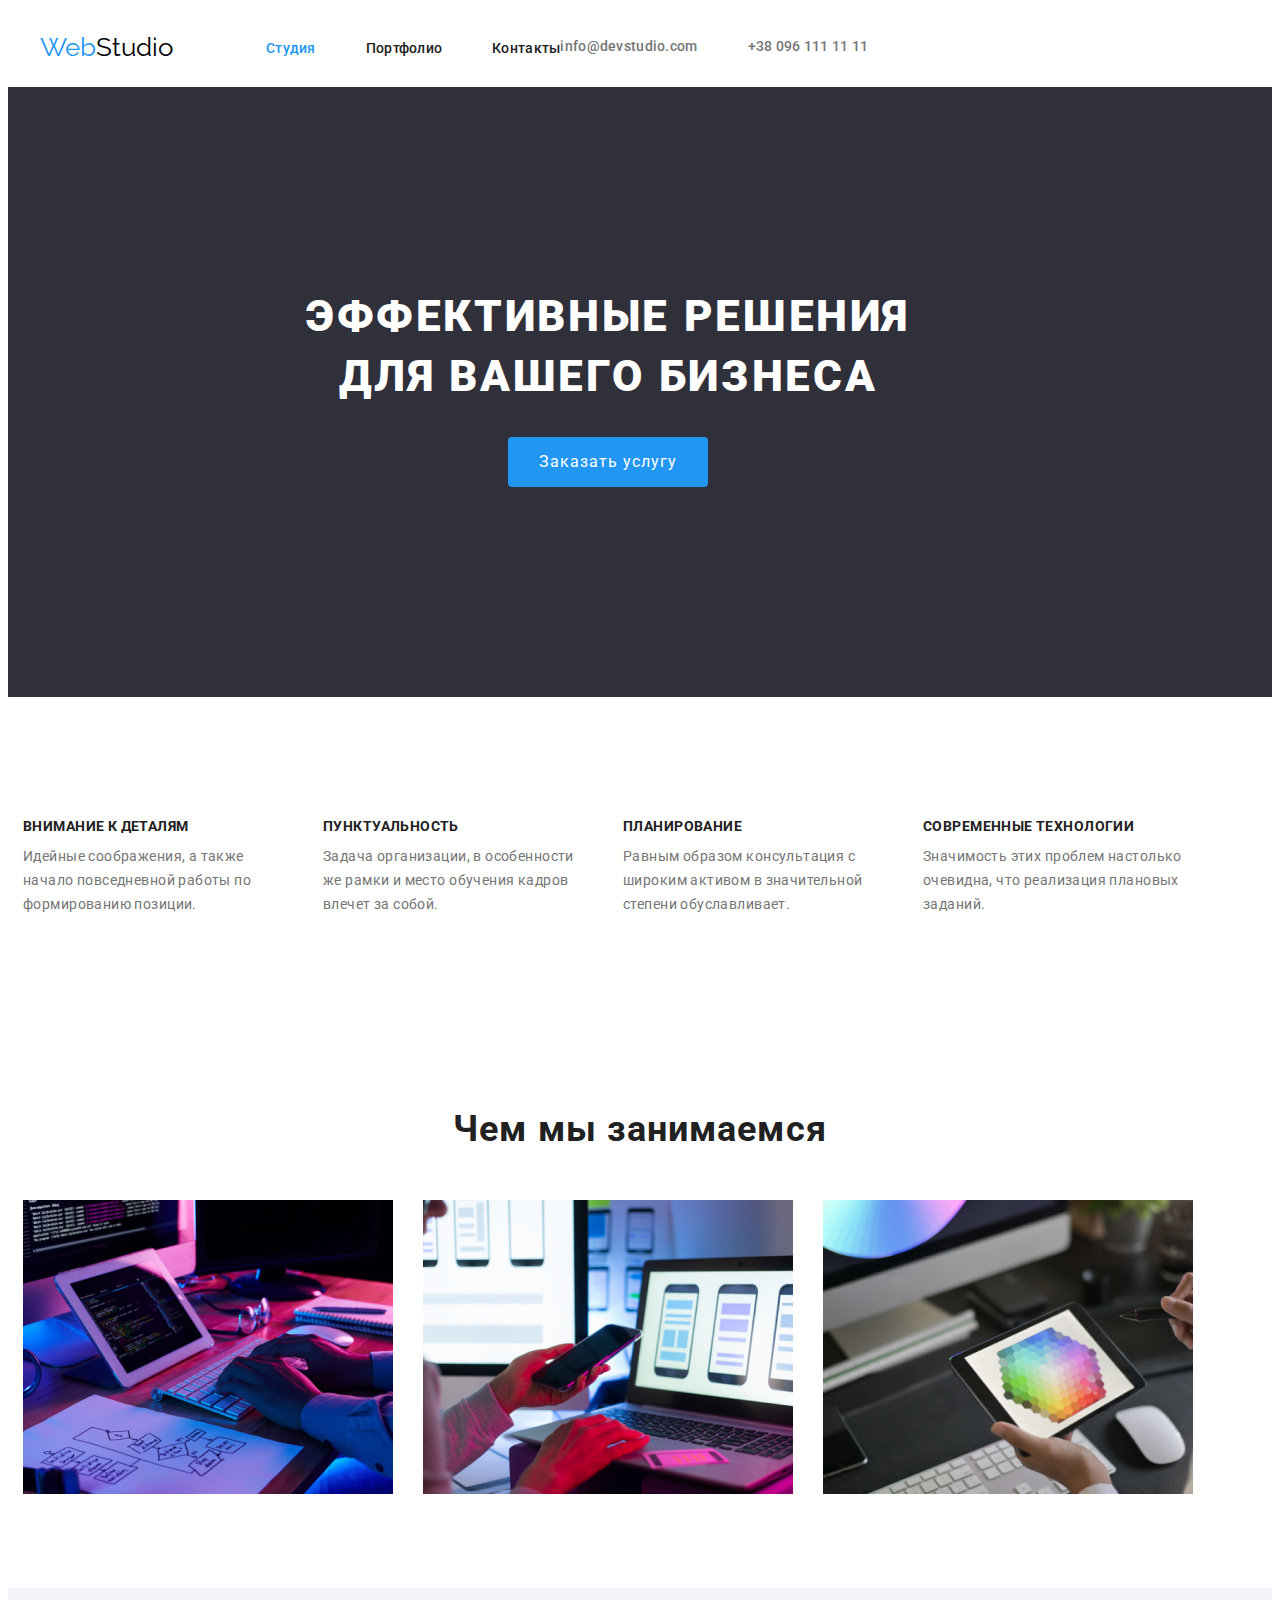
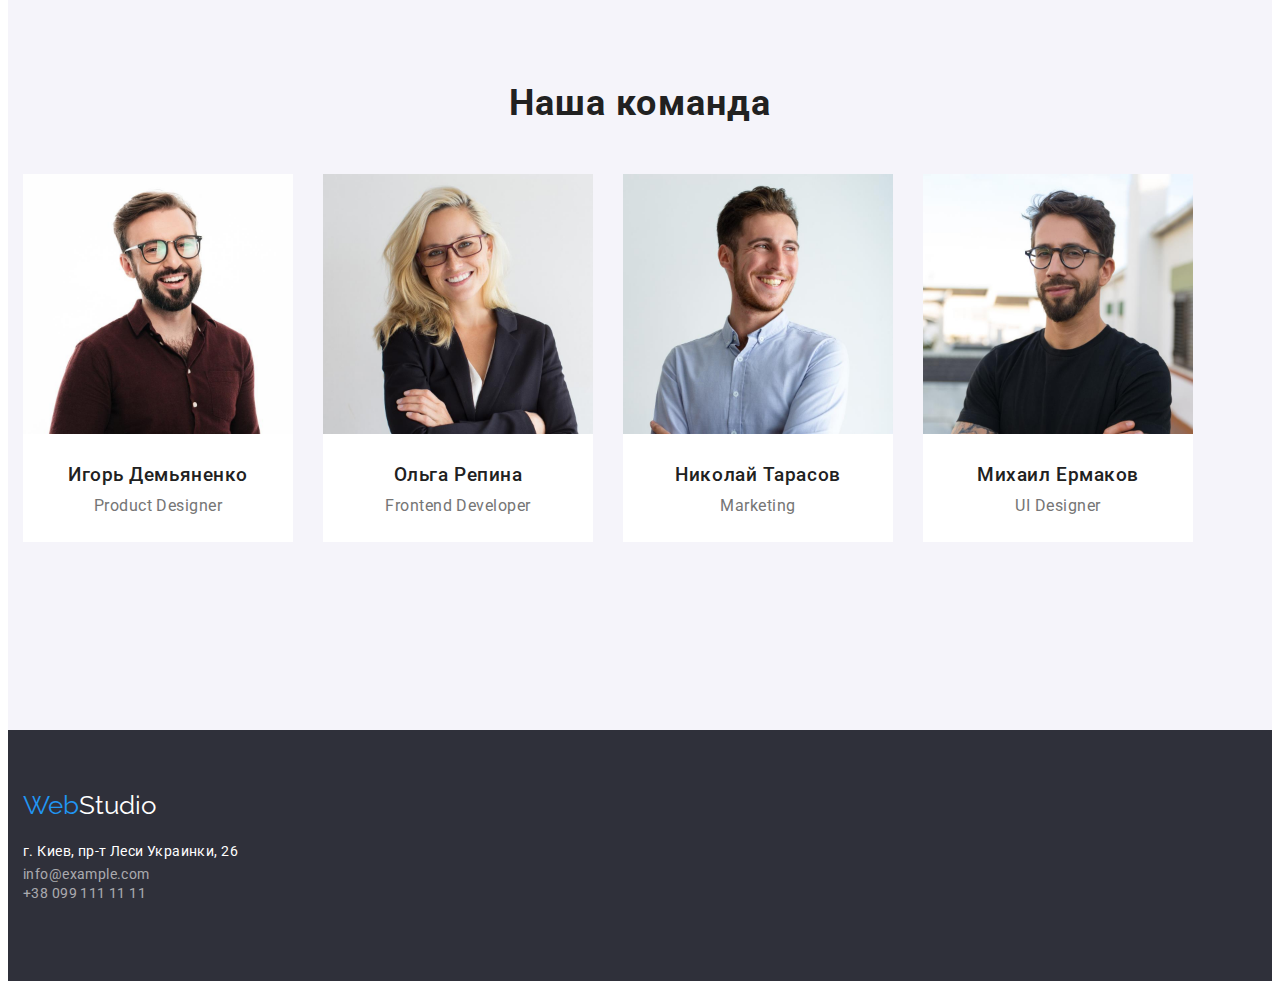
<file: index.html>
<!DOCTYPE html>
<html lang="ru">
<head>
    <meta charset="UTF-8">
    <meta http-equiv="X-UA-Compatible" content="IE=edge">
    <meta name="viewport" content="width=device-width, initial-scale=1.0">
    <title>Web Studio</title>
    <link rel="preconnect" href="https://fonts.googleapis.com">
    <link rel="preconnect" href="https://fonts.gstatic.com" crossorigin>
    <link
        href="https://fonts.googleapis.com/css2?family=Raleway:wght@700&family=Roboto+Slab:wght@400;500;600;900&family=Roboto:wght@400;500;700;900&display=swap"
        rel="stylesheet">
        <link rel="stylesheet" href="https://cdnjs.cloudflare.com/ajax/libs/modern-normalize/1.1.0/modern-normalize.min.css"
            integrity="sha512-wpPYUAdjBVSE4KJnH1VR1HeZfpl1ub8YT/NKx4PuQ5NmX2tKuGu6U/JRp5y+Y8XG2tV+wKQpNHVUX03MfMFn9Q=="
            crossorigin="anonymous" referrerpolicy="no-referrer" />
    <link rel="stylesheet" href="./css/style.css">
</head>
<body>
<header class="header">
    <div class="container header-container">
        <nav class="header-nav">
            <a class="header-logo link" href="./index.html">Web<span class="studio-dark">Studio</span></a>
        <ul class="list menu-link">
            <li class="menu-item"><a href="./index.html" class="menu-list current link">Студия</a></li>
            <li class="menu-item"><a href="./portfolio.html" class="menu-list link">Портфолио</a></li>
            <li class="menu-item"><a href="mailto:info@devstudio.com-telto:+380961111111" class="menu-list link">Контакты</a></li>
        </ul>
        </nav>
            <ul class="header-contacts list">
                <li class="menu-item"><a href="mailto:info@devstudio.com" class="header-contacts header-email link">info@devstudio.com</a></li>
                <li class="menu-item"><a href="telto:+380961111111" class="header-contacts header-tel link">+38 096 111 11 11</a></li>
            </ul>
    </div>
</header>
<main>
<section class="order">
    <div class="conteiner">
        <h1 class="order-text">Эффективные решения<br>
             для вашего бизнеса</h1>
            <button  type="button" class="order-button order-text-button">Заказать услугу</button>
    </div>    
</section>
<section class="section">
    <div class="conteiner"></div>
    <h2 class="features-title">Особенности</h2>
        <ul class="features-list list">
            <li class="features-item">
            <h3 class="features-name">Внимание к деталям</h3>
            <p class="features-text">Идейные соображения, а также начало повседневной работы по формированию позиции.</p>
            </li>
            <li class="features-item">
            <h3 class="features-name">Пунктуальность</h3>
            <p class="features-text">Задача организации, в особенности же рамки и место обучения кадров влечет за собой.</p>
            </li>
            <li class="features-item"> 
            <h3 class="features-name">Планирование</h3>
            <p class="features-text">Равным образом консультация с широким активом в значительной степени обуславливает.</p>
            </li>
            <li class="features-item">
            <h3 class="features-name">Современные технологии</h3>
            <p class="features-text">Значимость этих проблем настолько очевидна, что реализация плановых заданий.</p>
            </li>
        </ul> 
    </div>  
</section>
<section class="section">
    <div class="conteiner">
    <h2 class="activities-title">Чем мы занимаемся</h2>
        <ul class="activities-list list">
            <li class="activities-item">
            <img src="./img/coding.jpg" alt="программист набирает код" width="370" height="294">
            </li>
            <li class="activities-item">
            <img src="./img/phone-and-notebook.jpg" alt="веб дизайнер применяет телефон в разработке" width="370" height="294">
            </li>
            <li class="activities-item">
            <img src="./img/designering.jpg" alt="дизайнер выбирает цвет" width="370" height="294">
            </li>
        </ul>
   </div> 
</section>
<section class="section section-team">
    <div class="conteiner">
    <h2 class="team-title">Наша команда</h2>
    <ul class="team-list list">
        <li class="team-item">
            <img src="./img/igor-d.jpg" alt="игорь демьяненко" width="270" height="260">
            <h3 class="team-member">Игорь Демьяненко</h3>
            <p lang="en" class="team-profession">Product Designer</p>
        </li>
        <li class="team-item">
            <img src="./img/olga-r.jpg" alt="ольга репина" width="270" height="260">
            <h3 class="team-member">Ольга Репина</h3>
            <p lang="en" class="team-profession">Frontend Developer</p>
        </li>
        <li class="team-item">
            <img src="./img/nickolay-t.jpg" alt="николай тарасов" width="270" height="260">
            <h3 class="team-member">Николай Тарасов</h3>
            <p lang="en" class="team-profession">Marketing</p>
        </li>
        <li class="team-item">
            <img src="./img/michael-e.jpg" alt="михаил ермаков" width="270" height="260">
            <h3 class="team-member">Михаил Ермаков</h3>
            <p lang="en" class="team-profession">UI Designer</p>
        </li>
    </ul>
    </div>
</section>
</main>
<footer class="footer">
    <div class="conteiner">
        <a href="./index.html" class="header-logo link">Web<span class="studio-light">Studio</span></a>
        <address class="adress">
            <ul class="footer-list list">
                <li class="footer-item"><a href="#" class="adress-link link">г. Киев, пр-т Леси Украинки, 26</a></li>
                <li class="footer-item"><a href="mailto:info@example.com" class="contacts-link link">info@example.com</a></li>
                <li class="footer-item"><a href="telto:+380991111111" class="contacts-link link">+38 099 111 11 11</a></li>
            </ul>
        </address>
    </div>
</footer>
</body>
</html>
</file>
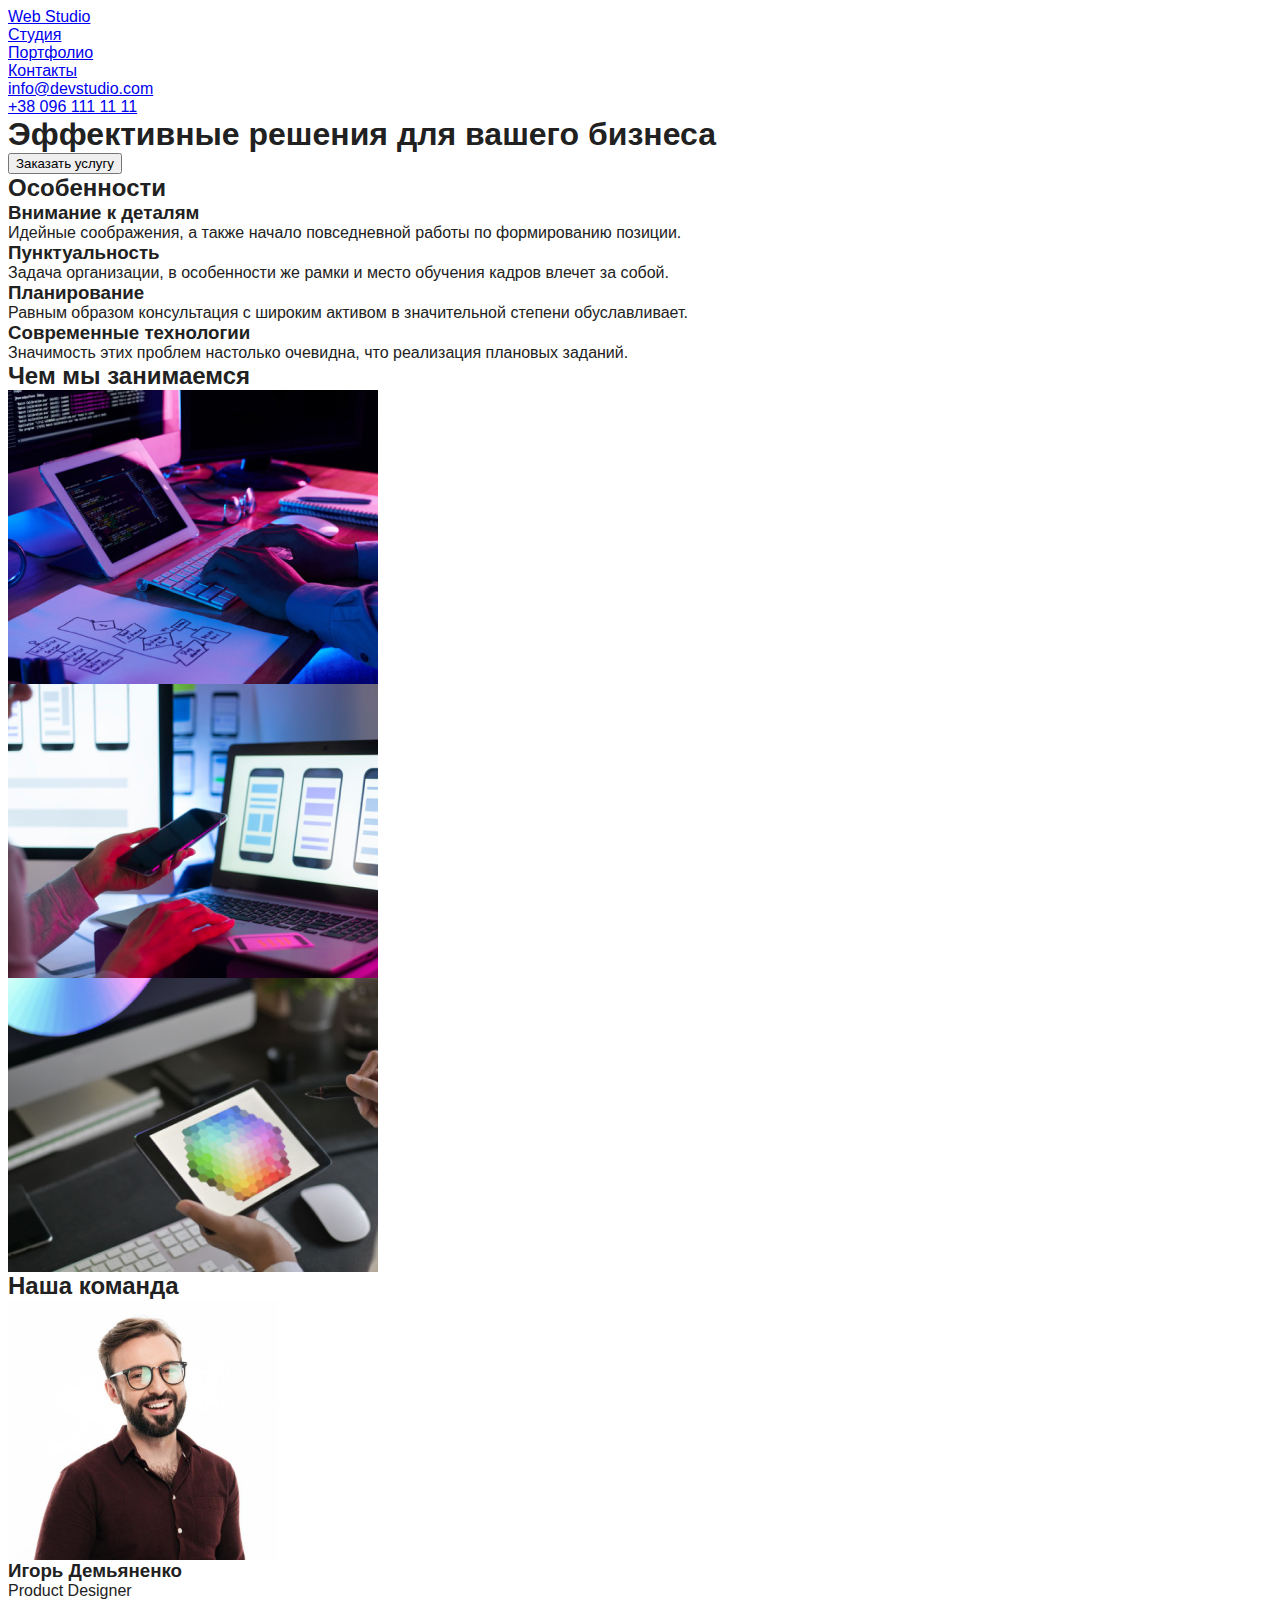
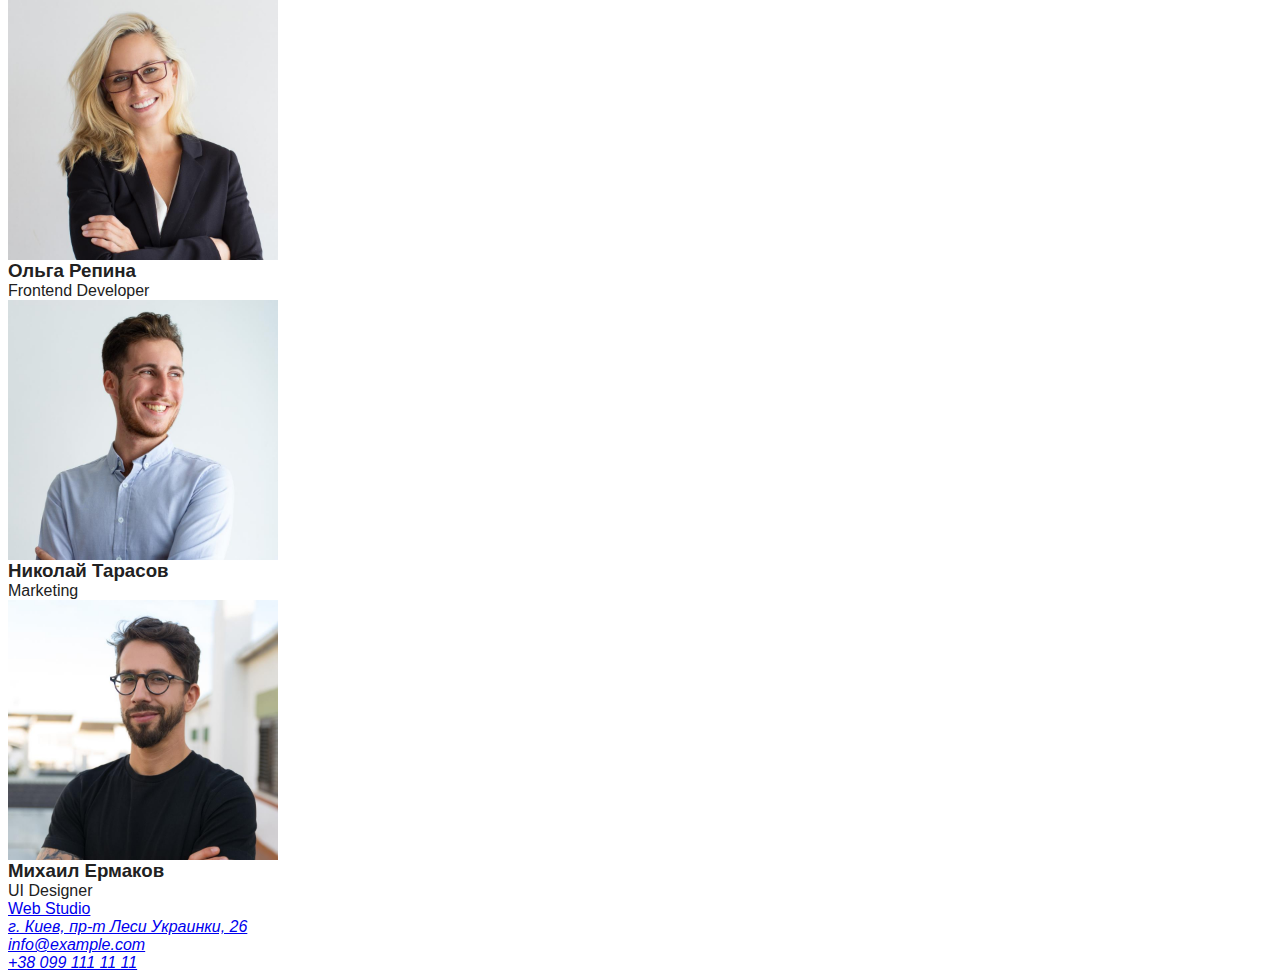
<file: intex.html>
<!DOCTYPE html>
<html lang="ru">
<head>
    <meta charset="UTF-8">
    <meta http-equiv="X-UA-Compatible" content="IE=edge">
    <meta name="viewport" content="width=device-width, initial-scale=1.0">
    <title>Web Studio</title>
    <link rel="stylesheet" href="./css/style.css">
</head>
<body>
<header>
    <nav><a href="active">Web Studio</a>
    <ul>
        <li><a href="active">Студия</a></li>
        <li><a href="active">Портфолио</a></li>
        <li><a href="active">Контакты</a></li>
    </ul>
    </nav>
    <ul>
        <li><a href="mailto:info@devstudio.com">info@devstudio.com</a></li>
        <li><a href="telto:+380961111111">+38 096 111 11 11</a></li>
    </ul>
</header>
<main>
<section>
    <h1>Эффективные решения для вашего бизнеса</h1>
        <button type="button">Заказать услугу</button>
</section>
<section>
    <h2>Особенности</h2>
    <ul>
        <li>
           <h3>Внимание к деталям</h3>
           <p>Идейные соображения, а также начало повседневной работы по формированию позиции.</p>
        </li>
        <li>
           <h3>Пунктуальность</h3>
           <p>Задача организации, в особенности же рамки и место обучения кадров влечет за собой.</p>
        </li>
        <li>
           <h3>Планирование</h3>
           <p>Равным образом консультация с широким активом в значительной степени обуславливает.</p>
        </li>
        <li>
           <h3>Современные технологии</h3>
           <p>Значимость этих проблем настолько очевидна, что реализация плановых заданий.</p>
        </li>
    </ul>    
</section>
<section>
    <h2>Чем мы занимаемся</h2>
    <ul>
        <li>
           <img src="./img/coding.jpg" alt="программист набирает код" width="370" height="294">
        </li>
        <li>
           <img src="./img/phone-and-notebook.jpg" alt="веб дизайнер применяет телефон в разработке" width="370" height="294">
        </li>
        <li>
           <img src="./img/designering.jpg" alt="дизайнер выбирает цвет" width="370" height="294">
        </li>
    </ul>
</section>
<section>
    <h2>Наша команда</h2>
    <ul>
        <li>
            <img src="./img/igor-d.jpg" alt="игорь демьяненко" width="270" height="260">
            <h3>Игорь Демьяненко</h3>
            Product Designer
        </li>
        <li>
            <img src="./img/olga-r.jpg" alt="ольга репина" width="270" height="260">
            <h3>Ольга Репина</h3>
            Frontend Developer
        </li>
        <li>
            <img src="./img/nickolay-t.jpg" alt="николай тарасов" width="270" height="260">
            <h3>Николай Тарасов</h3>
            Marketing
        </li>
        <li>
            <img src="./img/michael-e.jpg" alt="михаил ермаков" width="270" height="260">
            <h3>Михаил Ермаков</h3>
            UI Designer
        </li>
    </ul>
</section>
</main>
<footer>
    <a href="active">Web Studio</a>
    <address>
        <ul>
            <li><a href="active">г. Киев, пр-т Леси Украинки, 26</a></li>
            <li><a href="active">info@example.com</a></li>
            <li><a href="active">+38 099 111 11 11</a></li>
        </ul>
    </address>
</footer>
</body>
</html>
</file>
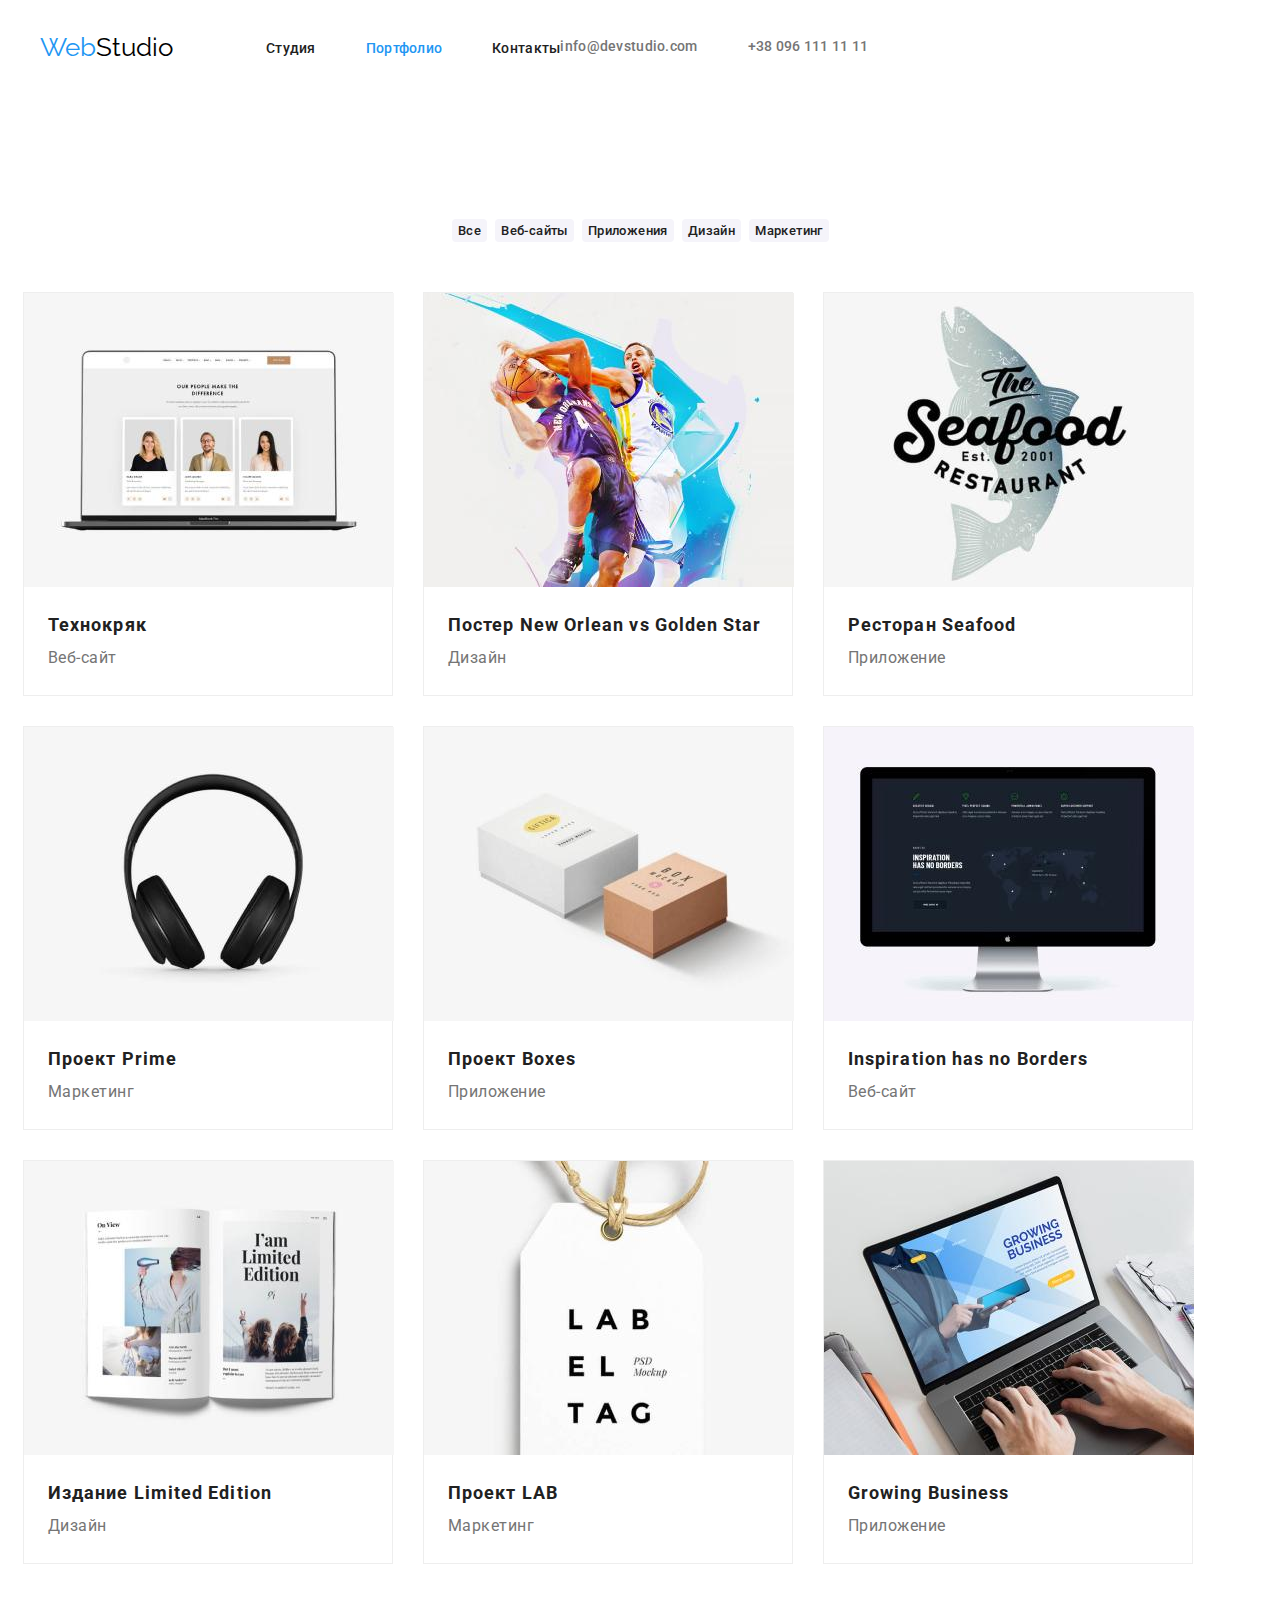
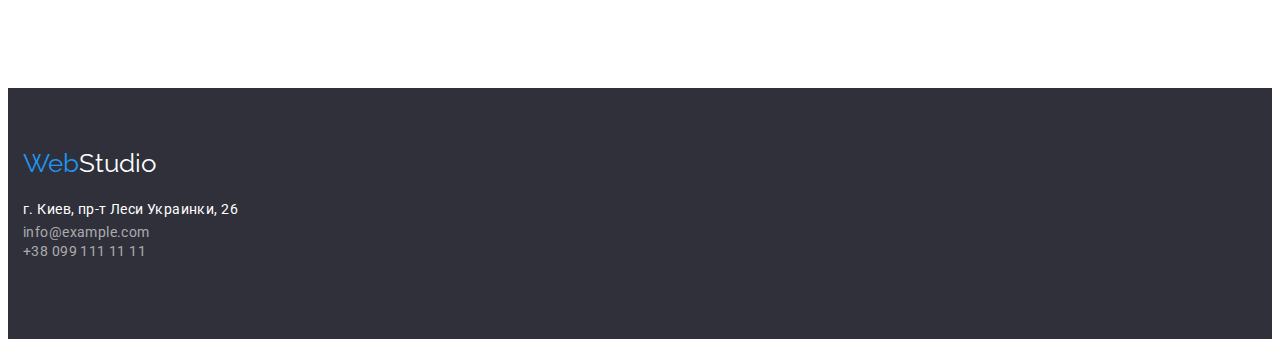
<file: portfolio.html>
<!DOCTYPE html>
<html lang="ru">

<head>
    <meta charset="UTF-8">
    <meta http-equiv="X-UA-Compatible" content="IE=edge">
    <meta name="viewport" content="width=device-width, initial-scale=1.0">
    <title>Web Studio</title>
    <link rel="preconnect" href="https://fonts.googleapis.com">
    <link rel="preconnect" href="https://fonts.gstatic.com" crossorigin>
    <link
        href="https://fonts.googleapis.com/css2?family=Raleway:wght@700&family=Roboto+Slab:wght@400;500;600;900&family=Roboto:wght@400;500;700;900&display=swap"
        rel="stylesheet">
    <link rel="stylesheet" href="https://cdnjs.cloudflare.com/ajax/libs/modern-normalize/1.1.0/modern-normalize.min.css"
        integrity="sha512-wpPYUAdjBVSE4KJnH1VR1HeZfpl1ub8YT/NKx4PuQ5NmX2tKuGu6U/JRp5y+Y8XG2tV+wKQpNHVUX03MfMFn9Q=="
        crossorigin="anonymous" referrerpolicy="no-referrer" />
    <link rel="stylesheet" href="./css/style.css">
</head>

<body>
    <header class="header">
        <div class="container header-container">
            <nav class="header-nav">
                <a lang="en" class="header-logo link" href="./index.html">Web<span class="studio-dark">Studio</span></a>
                <ul class="list menu-link">
                    <li class="menu-item"><a href="./index.html" class="menu-list link">Студия</a></li>
                    <li class="menu-item"><a href="./portfolio.html" class="menu-list current link">Портфолио</a></li>
                    <li class="menu-item"><a href="mailto:info@devstudio.com-telto:+380961111111" class="menu-list link">Контакты</a></li>
                </ul>
            </nav>
                <ul class="header-contacts list">
                    <li class="menu-item"><a href="mailto:info@devstudio.com" class="header-contacts header-email link">info@devstudio.com</a></li>
                    <li class="menu-item"><a href="telto:+380961111111" class="header-contacts header-tel link">+38 096 111 11 11</a></li>
                </ul>
        </div>
    </header>
<main>
    <section class="section">
        <div class="conteiner"></div>
        <h1 class="projects">Фильтры</h1>
            <ul class="projects-list list">
                <li class="projects-item"><button type="button" class="button active-button">Все</button></li>
                <li class="projects-item"><button type="button" class="button active-button">Веб-сайты</button></li>
                <li class="projects-item"><button type="button" class="button active-button">Приложения</button></li>
                <li class="projects-item"><button type="button" class="button active-button">Дизайн</button></li>
                <li class="projects-item"><button type="button" class="button active-button">Маркетинг</button></li>
            </ul>
            <ul class="projects-navigation list">
                <li class="projects-icons">
                        <img src="./img/photo-web-site.jpg" alt="фотография сайта на экране" height="294">
                        <h2 class="projects-title">Технокряк</h2>
                        <p class="projects-text">Веб-сайт</p>
                </li>
                <li class="projects-icons">
                        <img src="./img/bascketball.jpg" alt="баскетболлисты" height="294">
                        <h2 class="projects-title">Постер New Orlean vs Golden Star</h2>
                        <p class="projects-text">Дизайн</p>
                </li>
                <li class="projects-icons">
                        <img src="./img/seafood.jpg" alt="ресторан seafood" height="294">
                        <h2 class="projects-title">Ресторан Seafood</h2>
                        <p class="projects-text">Приложение</p>
                </li>
                <li class="projects-icons">
                        <img src="./img/headphones.jpg" alt="наушники" height="294">
                        <h2 class="projects-title">Проект Prime</h2>
                        <p class="projects-text">Маркетинг</p>
                </li>
                <li class="projects-icons">
                        <img src="./img/boxes.jpg" alt="коробки" height="294">
                        <h2 class="projects-title">Проект Boxes</h2>
                        <p class="projects-text">Приложение</p>
                </li>
                <li class="projects-icons">
                        <img src="./img/monitor.jpg" alt="монитор" height="294">
                        <h2 class="projects-title">Inspiration has no Borders</h2>
                        <p class="projects-text">Веб-сайт</p>
                </li>
                <li class="projects-icons">
                        <img src="./img/edition.jpg" alt="издание" height="294">
                        <h2 class="projects-title">Издание Limited Edition</h2>
                        <p class="projects-text">Дизайн</p>
                </li>
                <li class="projects-icons">
                        <img src="./img/tag.jpg" alt="бирка" height="294">
                        <h2 class="projects-title">Проект LAB</h2>
                        <p class="projects-text">Маркетинг</p>
                </li>
                <li class="projects-icons">
                        <img src="./img/growing-business.jpg" alt="открытый ноутбук" height="294">
                        <h2 lang="en" class="projects-title">Growing Business</h2>
                        <p class="projects-text">Приложение</p>
                </li>
            </ul>
        </div>
    </section>
</main>
<footer class="footer">
    <div class="conteiner">
        <a href="./index.html" class="header-logo link">Web<span class="studio-light">Studio</span></a>
        <address class="adress">
            <ul class="footer-list list">
                <li class="footer-item"><a href="#" class="adress-link link">г. Киев, пр-т Леси Украинки, 26</a></li>
                <li class="footer-item"><a href="mailto:info@example.com" class="contacts-link link">info@example.com</a></li>
                <li class="footer-item"><a href="telto:+380991111111" class="contacts-link link">+38 099 111 11 11</a></li>
            </ul>
        </address>
    </div>
</footer>
</body>
</html>
</file>
<file: css/style.css>
:root {
  --primary-text-color: #757575;
  --line-color: #ececec;
  --primary-title-color: #212121;
  --second-title-color: #ffffff;
  --accent-color: #2196f3;
  --order-color: #2f303a;
  --second-accent-color: #188ce8;
  --footer-color: #2f303a;
  --background-color: #f5f4fa;
}

p,
h1,
h2,
h3,
h4,
h5,
h6 {
  margin: 0;
}

ul {
  margin: 0;
  padding: 0;
}

img {
  display: block;
}

.container {
  width: 1200px;
  padding-left: 15px;
  padding-right: 15px;
  margin: 0 auto;
}

.header-container {
  display: flex;
  align-items: center;
}

body {
  font-family: 'Roboto', sans-serif;
  background-color: var(--second-title-color);
  color: var(--primary-title-color);
}

.section {
  padding-top: 94px;
  padding-bottom: 94px;
}

.list {
  list-style: none;
}

.link {
  text-decoration: none;
}

/*--логотип--*/

.header {
  padding-top: 24px;
  padding-bottom: 25px;
}

.header-nav {
  display: flex;
  align-items: center;
}

.logo-link {
  font-size: 26px;
  line-height: 1.19;
  letter-spacing: 0.03em;
}

.header-logo {
  color: var(--accent-color);
  font-family: 'Raleway', sans-serif;
  font-size: 26px;
  margin-right: 93px;
}

.studio-dark {
  color: #000;
  font-family: 'Raleway', sans-serif;
  font-size: 26px;
}

/*--меню навигации--*/

.menu-link {
  display: flex;
}

.menu-item:not(:last-child) {
  margin-right: 50px;
}

.menu-list {
  font-weight: 500;
  font-size: 14px;
  line-height: 1.14;
  letter-spacing: 0.02em;
  color: var(--header-color);
}

.menu-list:hover,
.menu-list:focus,
.menu-list.current,
.header-contacts:hover,
.header-contacts:focus {
  color: var(--accent-color);
}

/*--контакты--*/

.header-connect {
  margin-left: auto;
}

.header-contacts {
  font-weight: 500;
  font-size: 14px;
  line-height: 1.14;
  letter-spacing: 0.02em;
  color: var(--primary-text-color);
  display: flex;
}

/*--эффективные решения для вашего бизнеса--*/

.order {
  background-color: var(--order-color);
  padding-top: 200px;
  padding-bottom: 210px;
}

.order-text {
  text-transform: uppercase;
  font-weight: 900;
  font-size: 44px;
  line-height: 1.36;
  text-align: center;
  letter-spacing: 0.06em;
  margin-left: 252px;
  align-items: center;
  color: var(--second-title-color);
  width: 696px;
  height: 120px;
}

.order-button {
  font-family: inherit;
  font-size: 16px;
  line-height: 1.88;
  align-items: center;
  letter-spacing: 0.06em;
  margin-top: 30px;
  margin-left: 500px;
  width: 200px;
  height: 50px;
  color: var(--second-title-color);
  background-color: var(--accent-color);
  border-radius: 4px;
  border: 0;
  cursor: pointer;
}

.order-text-button {
  padding: 10px, 32px;
}

.order-button:focus,
.order-button:hover {
  background-color: var(--second-accent-color);
}

/*--особенности--*/

.features-list {
  display: flex;
  padding-left: 15px;
}

.features-item:not(:last-child) {
  margin-right: 30px;
}

.features-title {
  visibility: hidden;
}

.features-name {
  text-transform: uppercase;
  font-weight: bold;
  font-size: 14px;
  line-height: 1.14;
  letter-spacing: 0.03em;
  color: var(--primary-title-color);
  width: 270px;
  height: 16px;
}

.features-text {
  font-weight: normal;
  font-size: 14px;
  line-height: 1.71;
  letter-spacing: 0.03em;
  color: var(--primary-text-color);
  width: 270px;
  height: 75px;
  padding-top: 10px;
}

/*--чем мы занимаемся--*/

.activities-list {
  display: flex;
  padding-left: 15px;
}

.activities-item:not(:last-child) {
  margin-right: 30px;
}

.activities-title {
  font-weight: bold;
  font-size: 36px;
  line-height: 1.17;
  text-align: center;
  letter-spacing: 0.03em;
  color: var(--primary-title-color);
  padding-bottom: 50px;
}

/*--наша команда--*/

.section-team {
  background-color: var(--background-color);
}

.team-list {
  display: flex;
  padding-left: 15px;
  padding-bottom: 94px;
}

.team-title {
  font-family: inherit;
  font-weight: bold;
  font-size: 36px;
  line-height: 1.17;
  letter-spacing: 0.03em;
  color: var(--primary-title-color);
  text-align: center;
  padding-bottom: 50px;
}

.team-item:not(:last-child) {
  margin-right: 30px;
}

.team-item {
  background-color: var(--second-title-color);
  height: 368px;
}

.team-member {
  font-weight: 500;
  line-height: 1.19;
  letter-spacing: 0.03em;
  text-align: center;
  color: var(--primary-title-color);
  padding-top: 30px;
  padding-bottom: 10px;
}

.team-profession {
  line-height: 1.19;
  letter-spacing: 0.03em;
  text-align: center;
  color: var(--primary-text-color);
}

/*--Футер--*/

.footer {
  background-color: var(--footer-color);
  padding-top: 60px;
  padding-bottom: 60px;
  padding-left: 15px;
}

.studio-light {
  color: var(--second-title-color);
  font-family: 'Raleway', sans-serif;
  font-size: 26px;
}

.adress {
  padding-top: 20px;
  font-style: normal;
  width: 231px;
  height: 81px;
}

.adress-link {
  font-size: 14px;
  line-height: 1.71;
  letter-spacing: 0.03em;
  color: var(--second-title-color);
}

.contacts-link {
  font-size: 14px;
  line-height: 1, 71;
  letter-spacing: 0.03em;
  color: rgba(255, 255, 255, 0.6);
}

.contacts-link:focus,
.contacts-link:hover {
  color: var(--accent-color);
}

/*-----------projects-----------*/

.projects {
  visibility: hidden;
}

.projects-title {
  font-size: 18px;
  line-height: 2;
  letter-spacing: 0.06em;
  color: var(--primary-title-color);
  padding-left: 24px;
  padding-top: 20px;
  text-align: start;
}

.projects-list {
  font-family: inherit;
  display: flex;
  padding-left: 295px;
  padding-right: 294px;
  padding-bottom: 50px;
  justify-content: center;
}

.projects-item:not(:last-child) {
  margin-right: 8px;
}

.projects-text {
  line-height: 1.88;
  letter-spacing: 0.03em;
  color: var(--primary-text-color);
  padding-left: 24px;
  padding-bottom: 20px;
  text-align: start;
}

.button {
  font-family: inherit;
  font-weight: 500;
  line-height: 1.6;
  text-align: center;
  letter-spacing: 0.03em;
  border-radius: 4px;
  border: 0;
  cursor: pointer;
  background-color: var(--background-color);
  color: var(--primary-title-color);
}

.button:focus,
.button:hover,
.button.active-button :hover,
.button.active-button :focus {
  background-color: var(--accent-color);
  color: var(--second-title-color);
}

.projects-navigation {
  display: flex;
  flex-wrap: wrap;
  padding-left: 15px;
}

.projects-icons {
  width: 370px;
  height: 404px;
  border: 1px solid #eeeeee;
  box-sizing: border-box;
}

.projects-icons:not(:last-child) {
  margin-right: 30px;
  margin-bottom: 30px;
}
</file>
